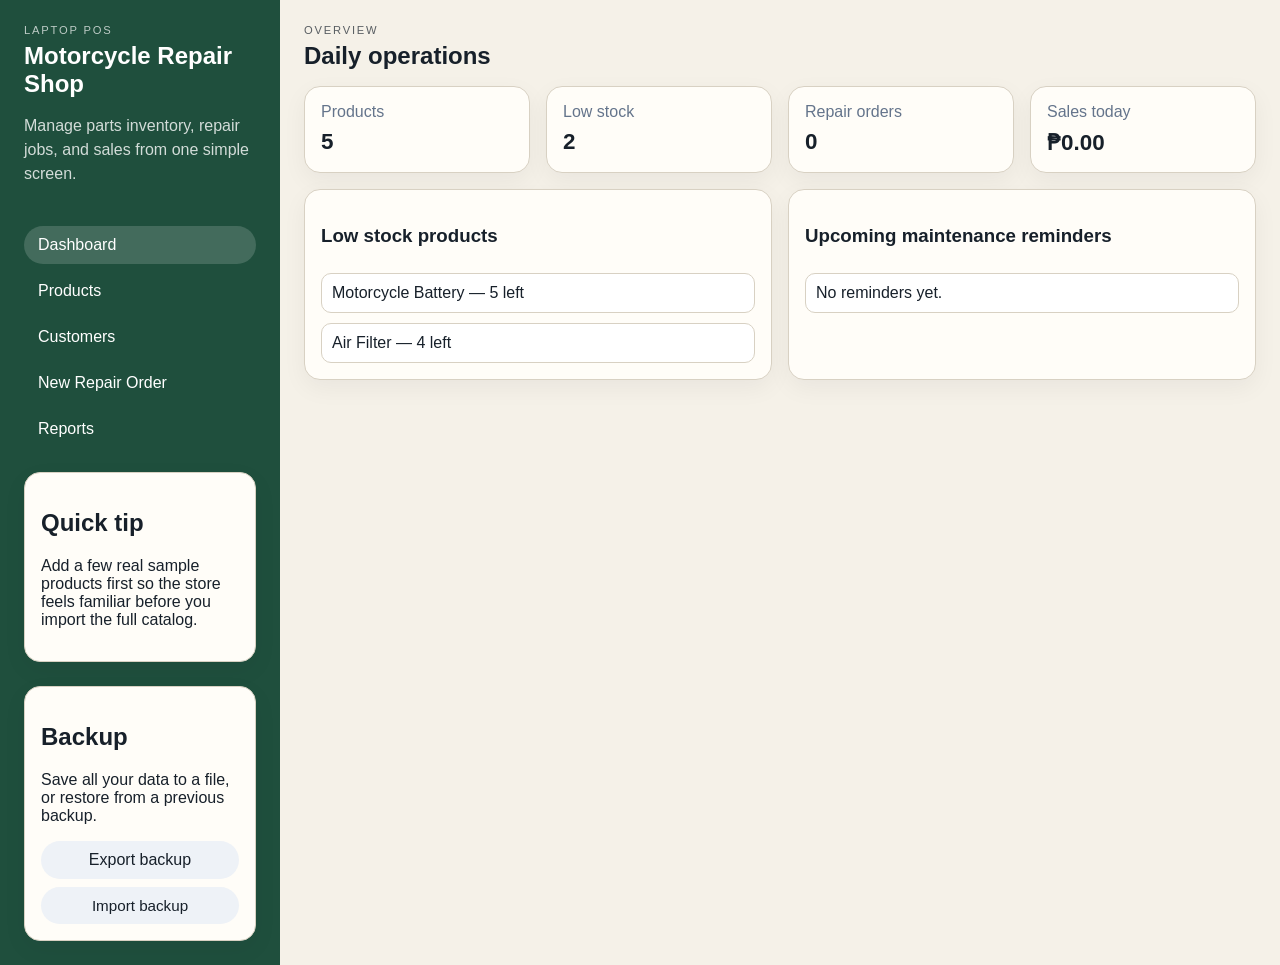
<file: index.html>
<!DOCTYPE html>
<html lang="en">
  <head>
    <meta charset="UTF-8" />
    <meta http-equiv="refresh" content="0; url=pos.html" />
    <meta name="viewport" content="width=device-width, initial-scale=1.0" />
    <title>Motorcycle Repair POS</title>
  </head>
  <body>
    <p>Redirecting to <a href="pos.html">Motorcycle Repair POS</a>...</p>
  </body>
</html>
</file>
<file: css/pos.css>
:root {
  color-scheme: light;
  --bg: #f5f1e8;
  --surface: #fffdf8;
  --surface-strong: #ffffff;
  --border: #d8d1c3;
  --text: #17202a;
  --muted: #64748b;
  --accent: #1f4f3d;
  --accent-2: #e5673f;
  --accent-soft: #e8f3ee;
}

* { box-sizing: border-box; }
body {
  margin: 0;
  font-family: Inter, Arial, sans-serif;
  background: var(--bg);
  color: var(--text);
}

button, input, select, textarea {
  font: inherit;
}

.app-shell {
  display: grid;
  grid-template-columns: 280px 1fr;
  min-height: 100vh;
}

.sidebar {
  background: var(--accent);
  color: #fff;
  padding: 24px;
  display: flex;
  flex-direction: column;
  justify-content: space-between;
  gap: 24px;
}

.eyebrow {
  margin: 0 0 6px;
  text-transform: uppercase;
  letter-spacing: 0.16em;
  font-size: 0.7rem;
  opacity: 0.7;
}

.sidebar h1,
.page-header h2 {
  margin: 0;
}

.sidebar-copy { color: rgba(255,255,255,0.8); line-height: 1.5; }

.nav-list {
  display: flex;
  flex-direction: column;
  gap: 8px;
}

.nav-btn, .primary-btn, .secondary-btn {
  border: 0;
  border-radius: 999px;
  padding: 10px 14px;
  cursor: pointer;
}

.nav-btn {
  text-align: left;
  background: transparent;
  color: #fff;
}

.nav-btn.active {
  background: rgba(255,255,255,0.16);
}

.sidebar-card, .card, .panel, .stat-card {
  background: var(--surface);
  color: var(--text);
  border: 1px solid var(--border);
  border-radius: 16px;
  box-shadow: 0 8px 24px rgba(15, 23, 42, 0.05);
}

.sidebar-card { padding: 16px; }

.main-panel { padding: 24px; }
.page-header {
  display: flex;
  justify-content: space-between;
  align-items: center;
  margin-bottom: 16px;
}

.primary-btn { background: var(--accent); color: #fff; }
.secondary-btn { background: #eef2f7; color: var(--text); }

.stats-grid { display: grid; grid-template-columns: repeat(4, minmax(0, 1fr)); gap: 16px; margin-bottom: 16px; }
.stat-card { padding: 16px; }
.stat-label { color: var(--muted); margin: 0 0 8px; }
.stat-card h3 { margin: 0; font-size: 1.4rem; }

.panel-grid { display: grid; grid-template-columns: 1fr 1fr; gap: 16px; }
.panel { padding: 16px; }
.panel-header { display: flex; justify-content: space-between; align-items: center; margin-bottom: 8px; }
.list { list-style: none; padding: 0; margin: 0; display: flex; flex-direction: column; gap: 10px; }
.list li { padding: 10px; border: 1px solid var(--border); border-radius: 10px; background: var(--surface-strong); }

.view { display: none; }
.view.active { display: block; }
.hidden { display: none !important; }

.card { padding: 16px; margin-bottom: 16px; }
.form-grid { display: grid; grid-template-columns: repeat(2, minmax(0, 1fr)); gap: 12px; }
.order-grid { grid-template-columns: repeat(3, minmax(0, 1fr)); }
.add-item-grid { grid-template-columns: 2fr 1fr auto; align-items: end; }
label { display: flex; flex-direction: column; gap: 6px; color: var(--muted); font-size: 0.95rem; }
input, select, textarea {
  border: 1px solid var(--border);
  border-radius: 10px;
  background: var(--surface-strong);
  padding: 10px 12px;
}
.full-width { margin-top: 12px; }
.form-actions { display: flex; gap: 10px; align-items: end; margin-top: 12px; }
.table-toolbar { display: flex; justify-content: space-between; gap: 12px; align-items: center; margin-bottom: 12px; }
.table-wrap { overflow-x: auto; }
table { width: 100%; border-collapse: collapse; }
th, td { padding: 10px 8px; border-bottom: 1px solid var(--border); text-align: left; }
.actions { display: flex; gap: 8px; }
.icon-btn { padding: 6px 10px; border-radius: 999px; border: 1px solid var(--border); background: #fff; cursor: pointer; }
.summary-box { display: grid; grid-template-columns: repeat(3, minmax(0, 1fr)); gap: 12px; margin-top: 12px; }
.summary-box div { padding: 12px; border-radius: 12px; background: var(--accent-soft); }
.status-pill { display: inline-flex; align-items: center; padding: 4px 8px; border-radius: 999px; font-size: 0.8rem; background: #e8f3ee; color: var(--accent); }
.status-pill.overdue { background: #fde7e7; color: #b42318; }
.history-list { list-style: none; padding: 0; margin: 0; display: flex; flex-direction: column; gap: 10px; }
.history-list li { padding: 12px; border: 1px solid var(--border); border-radius: 10px; background: var(--surface-strong); }
.history-list small { color: var(--muted); display: block; margin-top: 4px; }
.detail-card { padding: 16px; border: 1px solid var(--border); border-radius: 12px; background: var(--surface-strong); }
.detail-card p { margin: 6px 0; }
.tag-list { display: flex; flex-wrap: wrap; gap: 8px; }
.tag-chip { padding: 6px 10px; border-radius: 999px; border: 1px solid var(--border); background: var(--surface-strong); }
.tag-chip button { margin-left: 6px; border: 0; background: transparent; cursor: pointer; }

.list li { display: flex; justify-content: space-between; align-items: center; gap: 8px; }

.sidebar-actions { display: flex; flex-direction: column; gap: 8px; margin-top: 12px; }
.file-label { display: flex; align-items: center; justify-content: center; text-align: center; }

#print-receipt { display: none; }

@media print {
  body.printing-receipt .app-shell { display: none; }
  body.printing-receipt #print-receipt {
    display: block;
    font-family: Inter, Arial, sans-serif;
    color: #000;
    padding: 24px;
  }
  #print-receipt h2 { margin: 0 0 4px; }
  #print-receipt table { width: 100%; border-collapse: collapse; margin: 16px 0; }
  #print-receipt th, #print-receipt td { padding: 6px 4px; border-bottom: 1px solid #999; text-align: left; }
  #print-receipt .receipt-total { font-size: 1.1rem; font-weight: bold; }
}

@media (max-width: 960px) {
  .app-shell { grid-template-columns: 1fr; }
  .stats-grid, .panel-grid, .form-grid, .order-grid, .add-item-grid, .summary-box { grid-template-columns: 1fr; }
  .main-panel { padding: 16px; }
}
</file>
